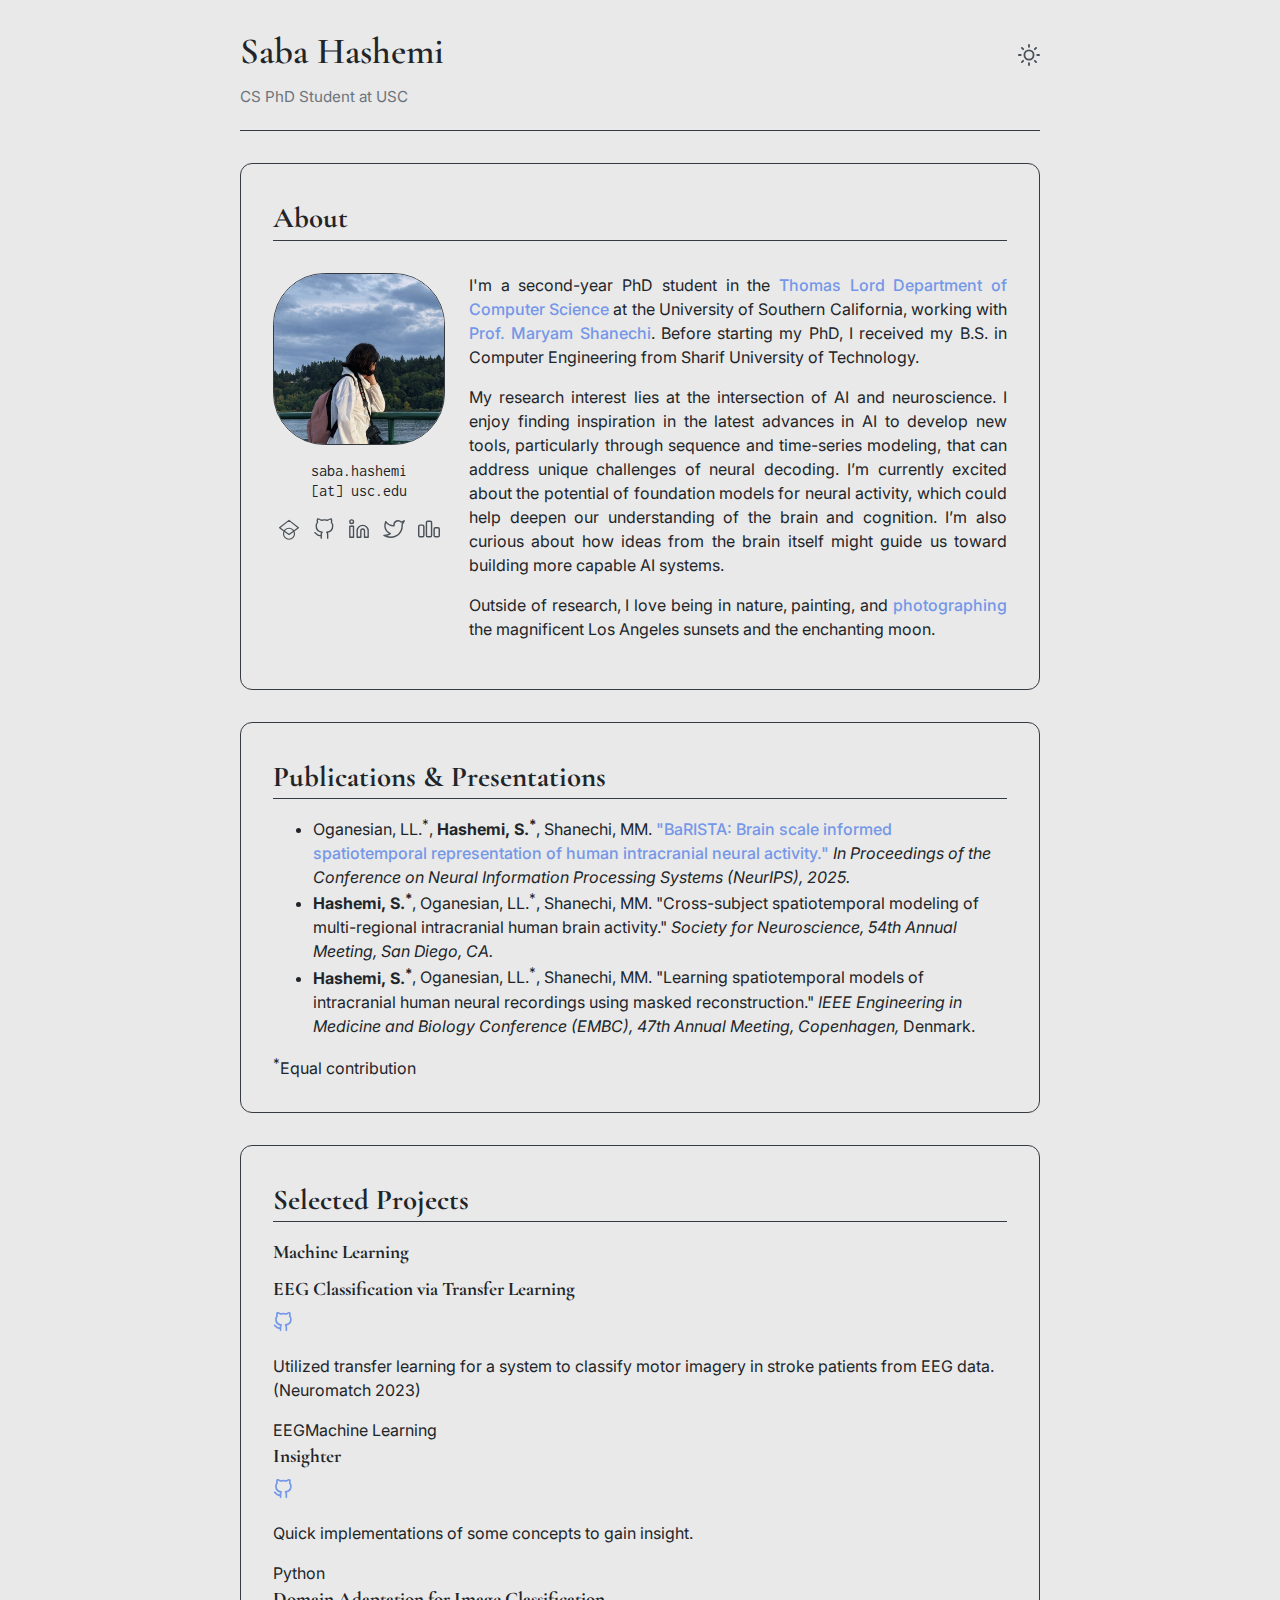
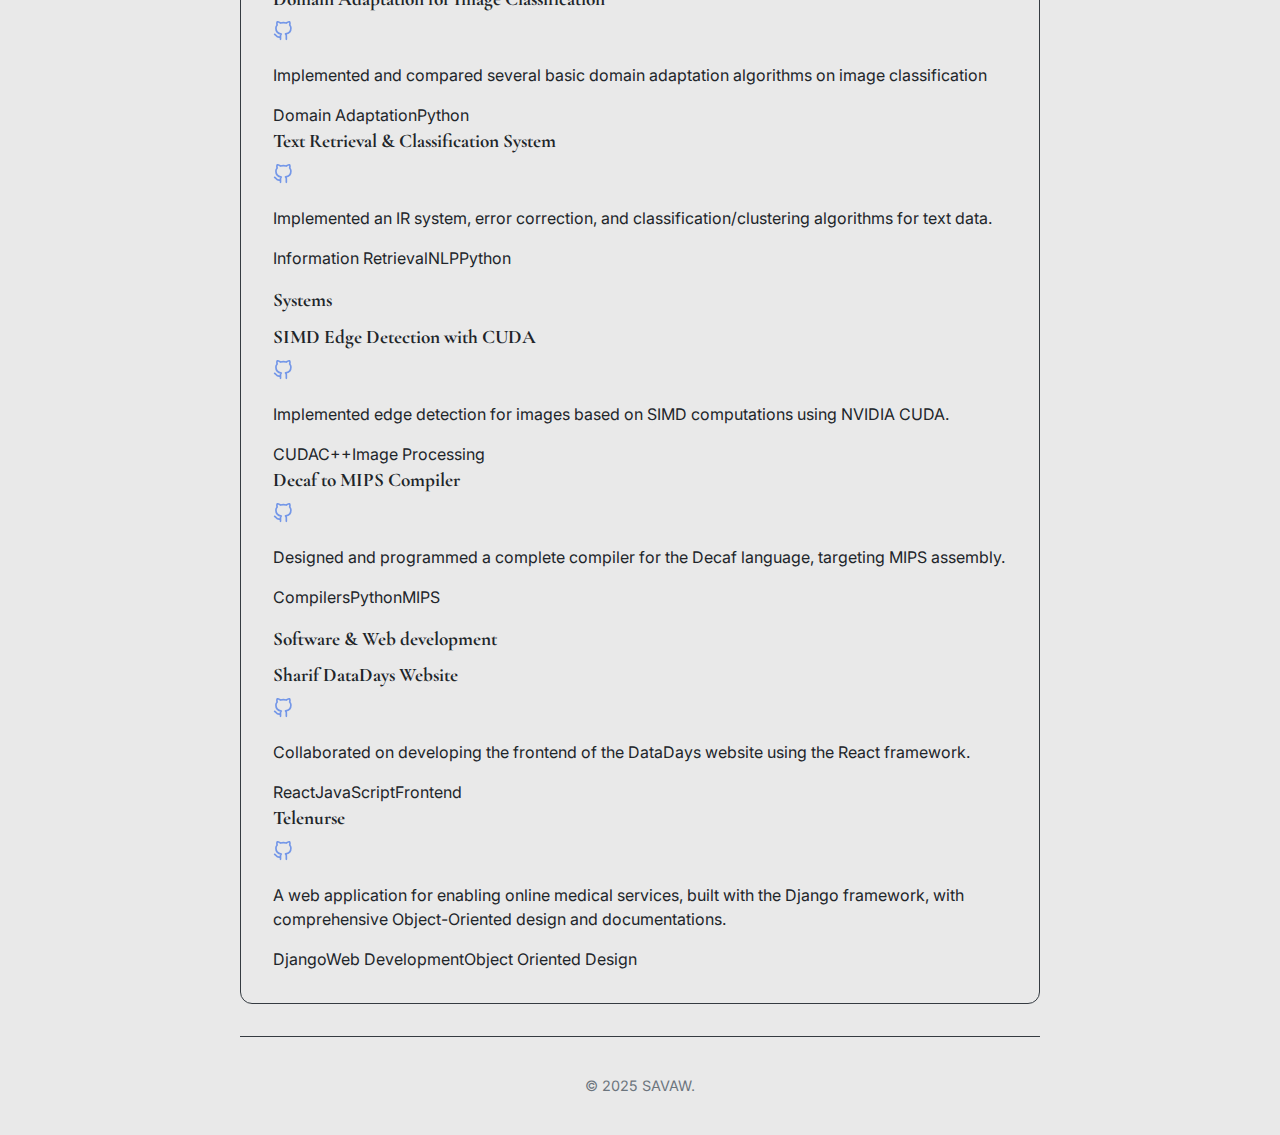
<file: index.html>
<!DOCTYPE html>
<html lang="en">

<head>
    <meta charset="UTF-8">
    <meta name="viewport" content="width=device-width, initial-scale=1.0">
    <title>Saba Hashemi</title>
    <link rel="stylesheet" href="style.css">
    <link rel="preconnect" href="https://fonts.googleapis.com">
    <link rel="preconnect" href="https://fonts.gstatic.com" crossorigin>
    <link
        href="https://fonts.googleapis.com/css2?family=Inter:wght@300;400;500&family=Playfair+Display:wght@500;600&display=swap"
        rel="stylesheet">
    <link
        href="https://fonts.googleapis.com/css2?family=Cormorant+Garamond:wght@600&family=Inconsolata&family=Inter:wght@300;400;500&display=swap"
        rel="stylesheet">
    <link rel="icon" type="image/png" href="figs/bird1.png">
</head>

<body>
    <div class="container">

        <header>
            <div class="header-content">
                <div class="identity">
                    <a href="index.html">
                        <h1>Saba Hashemi</h1>
                    </a>
                    <div class="affiliation">
                        <span>CS PhD Student at USC</span>
                    </div>
                </div>
                <div class="icon-group">
                    <!-- <a href="gallery.html" aria-label="Gallery">
                        <svg xmlns="http://www.w3.org/2000/svg" width="24" height="24" viewBox="0 0 24 24" fill="none"
                            stroke="currentColor" stroke-width="2" stroke-linecap="round" stroke-linejoin="round">
                            <rect x="3" y="3" width="18" height="18" rx="2" ry="2"></rect>
                            <circle cx="8.5" cy="8.5" r="1.5"></circle>
                            <polyline points="21 15 16 10 5 21"></polyline>
                        </svg>
                    </a> -->
                    <button id="theme-toggle" aria-label="Toggle theme">
                        <svg xmlns="http://www.w3.org/2000/svg" width="24" height="24" viewBox="0 0 24 24" fill="none"
                            stroke="currentColor" stroke-width="2" stroke-linecap="round" stroke-linejoin="round"
                            class="icon-sun">
                            <circle cx="12" cy="12" r="5"></circle>
                            <line x1="12" y1="1" x2="12" y2="3"></line>
                            <line x1="12" y1="21" x2="12" y2="23"></line>
                            <line x1="4.22" y1="4.22" x2="5.64" y2="5.64"></line>
                            <line x1="18.36" y1="18.36" x2="19.78" y2="19.78"></line>
                            <line x1="1" y1="12" x2="3" y2="12"></line>
                            <line x1="21" y1="12" x2="23" y2="12"></line>
                            <line x1="4.22" y1="19.78" x2="5.64" y2="18.36"></line>
                            <line x1="18.36" y1="5.64" x2="19.78" y2="4.22"></line>
                        </svg>
                        <svg xmlns="http://www.w3.org/2000/svg" width="24" height="24" viewBox="0 0 24 24" fill="none"
                            stroke="currentColor" stroke-width="2" stroke-linecap="round" stroke-linejoin="round"
                            class="icon-moon">
                            <path d="M21 12.79A9 9 0 1 1 11.21 3 7 7 0 0 0 21 12.79z"></path>
                        </svg>
                    </button>
                </div>
            </div>
        </header>

        <main>

            <section class="content-block" id="about">
                <h2>About</h2>
                <div class="about-flex-container">
                    <div class="profile-sidebar">
                        <img src="figs/sabahashemi.jpeg" alt="A photo of Saba" class="profile-photo">
                        <p class="email-address">saba.hashemi<wbr> [at]&nbsp;usc.edu</p>
                        <div class="social-links">
                            <a href="https://scholar.google.com/citations?user=0NH1L0oAAAAJ" target="_blank"
                                aria-label="Google Scholar"><svg xmlns="http://www.w3.org/2000/svg" width="30"
                                    height="30" viewBox="0 -3 24 28" fill="none" stroke="currentColor"
                                    stroke-width="1.5" stroke-linecap="round" stroke-linejoin="round">
                                    <path
                                        d="M12 24a7 7 0 1 1 0-14 7 7 0 0 1 0 14zm0-24L0 9.5l4.838 3.35L12 18l7.162-5.15L24 9.5z" />
                                </svg></a>

                            <a href="https://github.com/savaw" target="_blank" aria-label="GitHub"><svg
                                    xmlns="http://www.w3.org/2000/svg" width="24" height="24" viewBox="0 0 24 24"
                                    fill="none" stroke="currentColor" stroke-width="1.5" stroke-linecap="round"
                                    stroke-linejoin="round">
                                    <path
                                        d="M9 19c-5 1.5-5-2.5-7-3m14 6v-3.87a3.37 3.37 0 0 0-.94-2.61c3.14-.35 6.44-1.54 6.44-7A5.44 5.44 0 0 0 20 4.77 5.07 5.07 0 0 0 19.91 1S18.73.65 16 2.48a13.38 13.38 0 0 0-7 0C6.27.65 5.09 1 5.09 1A5.07 5.07 0 0 0 5 4.77a5.44 5.44 0 0 0-1.5 3.78c0 5.42 3.3 6.61 6.44 7A3.37 3.37 0 0 0 9 18.13V22">
                                    </path>
                                </svg></a>
                            <a href="https://www.linkedin.com/in/savaw" target="_blank" aria-label="LinkedIn"><svg
                                    xmlns="http://www.w3.org/2000/svg" width="24" height="24" viewBox="0 0 24 24"
                                    fill="none" stroke="currentColor" stroke-width="1.5" stroke-linecap="round"
                                    stroke-linejoin="round">
                                    <path
                                        d="M16 8a6 6 0 0 1 6 6v7h-4v-7a2 2 0 0 0-2-2 2 2 0 0 0-2 2v7h-4v-7a6 6 0 0 1 6-6z">
                                    </path>
                                    <rect x="2" y="9" width="4" height="12"></rect>
                                    <circle cx="4" cy="4" r="2"></circle>
                                </svg></a>
                            <a href="https://twitter.com/iiwavas" target="_blank" aria-label="Twitter"><svg
                                    xmlns="http://www.w3.org/2000/svg" width="24" height="24" viewBox="0 0 24 24"
                                    fill="none" stroke="currentColor" stroke-width="1.5" stroke-linecap="round"
                                    stroke-linejoin="round">
                                    <path
                                        d="M23 3a10.9 10.9 0 0 1-3.14 1.53 4.48 4.48 0 0 0-7.86 3v1A10.66 10.66 0 0 1 3 4s-4 9 5 13a11.64 11.64 0 0 1-7 2c9 5 20 0 20-11.5a4.5 4.5 0 0 0-.08-.83A7.72 7.72 0 0 0 23 3z">
                                    </path>
                                </svg></a>

                            <a href="https://codeforces.com/profile/savaw" target="_blank" aria-label="Codeforces">
                                <svg id="Layer_1" data-name="Layer 1" xmlns="http://www.w3.org/2000/svg"
                                    viewBox="0 0 15.29 11.71" width="24" height="24" viewBox="0 0 24 24" fill="none"
                                    stroke="currentColor" stroke-linejoin="round">

                                    <path
                                        d="M3.18,3.18c.49,0,.89.4.89.89v6.25c0,.49-.4.89-.89.89h-1.79c-.49,0-.89-.4-.89-.89v-6.25c0-.49.4-.89.89-.89h1.79ZM8.54.5c.49,0,.89.4.89.89v8.93c0,.49-.4.89-.89.89h-1.79c-.49,0-.89-.4-.89-.89V1.39c0-.49.4-.89.89-.89h1.79ZM13.89,4.96c.49,0,.89.4.89.89v4.46c0,.49-.4.89-.89.89h-1.79c-.49,0-.89-.4-.89-.89v-4.46c0-.49.4-.89.89-.89h1.79Z" />
                                </svg>
                            </a>

                        </div>
                    </div>
                    <div class="about-text">
                        <p>
                            I'm a second-year PhD student in the
                            <a href="https://www.cs.usc.edu/" target="_blank">Thomas Lord Department of Computer Science
                            </a>
                            at the University of Southern California, working with <a href="https://nseip.usc.edu/"
                                target="_blank">Prof. Maryam Shanechi</a>.
                            Before starting my PhD, I received my B.S. in Computer Engineering from Sharif University of
                            Technology.
                        </p>
                        <p>
                            My research interest lies at the intersection of AI and neuroscience.
                            I enjoy finding inspiration in the latest advances in AI to develop
                            new tools, particularly through sequence and time-series modeling,
                            that can address unique challenges of neural decoding.
                            I’m currently excited about the potential of foundation models for neural activity,
                            which could help deepen our understanding of the brain and cognition.
                            I’m also curious about how ideas from the brain itself might guide us toward building more
                            capable AI systems.
                        </p>
                        <p>

                            Outside of research, I love being in nature, painting, and <a
                                href="gallery.html">photographing</a> the magnificent Los Angeles sunsets and the
                            enchanting moon.
                        </p>
                    </div>
                </div>
            </section>


            <section class="content-block" id="publications">
                <h2>Publications & Presentations</h2>

                <ul>
                    <li>


                        Oganesian, LL.<sup>*</sup>, <strong>Hashemi, S.<sup>*</sup></strong>, Shanechi, MM.
                        <a href="https://openreview.net/pdf/551b269f13d60c1dc1d9a2f2f634eb7d007350d4.pdf"
                            target="_blank" aria-label="PDF link"> "BaRISTA:
                            Brain scale informed
                            spatiotemporal representation of human intracranial neural activity."
                        </a> <em>In Proceedings of
                            the Conference on Neural Information Processing Systems (NeurIPS), 2025.</em>

                    </li>

                    <li><strong>Hashemi, S.<sup>*</sup></strong>, Oganesian, LL.<sup>*</sup>, Shanechi, MM.
                        "Cross-subject spatiotemporal
                        modeling of multi-regional intracranial human brain activity." <em>Society for Neuroscience,
                            54th Annual
                            Meeting, San Diego, CA.</em>
                    </li>
                    <li><strong>Hashemi, S.<sup>*</sup></strong>, Oganesian, LL.<sup>*</sup>, Shanechi, MM. "Learning
                        spatiotemporal models of
                        intracranial human neural recordings using masked reconstruction." <em>IEEE Engineering
                            in Medicine and Biology Conference (EMBC), 47th Annual Meeting, Copenhagen,</em>
                        Denmark.
                    </li>


                </ul>
                <span class="contribution-note"><sup>*</sup>Equal contribution</span>
            </section>

            <section class="content-block" id="research">




                <section id="research">
                    <h2>Selected Projects</h2>

                    <h3>Machine Learning</h3>
                    <div class="project-grid">
                        <div class="project-card">
                            <div class="project-header">
                                <h3>EEG Classification via Transfer Learning</h3>
                                <a href="https://github.com/Kiarashmo/Stroke-Patient-Motor-Imagery-Classification-System-by-Utilizing-Transfer-Learning"
                                    target="_blank" aria-label="GitHub Repository"><svg
                                        xmlns="http://www.w3.org/2000/svg" width="20" height="20" viewBox="0 0 24 24"
                                        fill="none" stroke="currentColor" stroke-width="2" stroke-linecap="round"
                                        stroke-linejoin="round">
                                        <path
                                            d="M9 19c-5 1.5-5-2.5-7-3m14 6v-3.87a3.37 3.37 0 0 0-.94-2.61c3.14-.35 6.44-1.54 6.44-7A5.44 5.44 0 0 0 20 4.77 5.07 5.07 0 0 0 19.91 1S18.73.65 16 2.48a13.38 13.38 0 0 0-7 0C6.27.65 5.09 1 5.09 1A5.07 5.07 0 0 0 5 4.77a5.44 5.44 0 0 0-1.5 3.78c0 5.42 3.3 6.61 6.44 7A3.37 3.37 0 0 0 9 18.13V22">
                                        </path>
                                    </svg></a>
                            </div>
                            <p>Utilized transfer learning for a system to classify motor imagery in stroke patients from
                                EEG data. (Neuromatch 2023)</p>
                            <div class="project-tags"><span class="tag">EEG</span><span class="tag">Machine
                                    Learning</span></div>
                        </div>
                        <div class="project-card">
                            <div class="project-header">
                                <h3>Insighter</h3>
                                <a href="https://github.com/Savaw/Insighter" target="_blank"
                                    aria-label="GitHub Repository"><svg xmlns="http://www.w3.org/2000/svg" width="20"
                                        height="20" viewBox="0 0 24 24" fill="none" stroke="currentColor"
                                        stroke-width="2" stroke-linecap="round" stroke-linejoin="round">
                                        <path
                                            d="M9 19c-5 1.5-5-2.5-7-3m14 6v-3.87a3.37 3.37 0 0 0-.94-2.61c3.14-.35 6.44-1.54 6.44-7A5.44 5.44 0 0 0 20 4.77 5.07 5.07 0 0 0 19.91 1S18.73.65 16 2.48a13.38 13.38 0 0 0-7 0C6.27.65 5.09 1 5.09 1A5.07 5.07 0 0 0 5 4.77a5.44 5.44 0 0 0-1.5 3.78c0 5.42 3.3 6.61 6.44 7A3.37 3.37 0 0 0 9 18.13V22">
                                        </path>
                                    </svg></a>
                            </div>
                            <p>Quick implementations of some concepts to gain insight.</p>
                            <div class="project-tags"><span class="tag">Python</span></div>
                        </div>

                        <div class="project-card">
                            <div class="project-header">
                                <h3>Domain Adaptation for Image Classification</h3>
                                <a href="https://github.com/Savaw/Domain-Adaptation" target="_blank"
                                    aria-label="GitHub Repository"><svg xmlns="http://www.w3.org/2000/svg" width="20"
                                        height="20" viewBox="0 0 24 24" fill="none" stroke="currentColor"
                                        stroke-width="2" stroke-linecap="round" stroke-linejoin="round">
                                        <path
                                            d="M9 19c-5 1.5-5-2.5-7-3m14 6v-3.87a3.37 3.37 0 0 0-.94-2.61c3.14-.35 6.44-1.54 6.44-7A5.44 5.44 0 0 0 20 4.77 5.07 5.07 0 0 0 19.91 1S18.73.65 16 2.48a13.38 13.38 0 0 0-7 0C6.27.65 5.09 1 5.09 1A5.07 5.07 0 0 0 5 4.77a5.44 5.44 0 0 0-1.5 3.78c0 5.42 3.3 6.61 6.44 7A3.37 3.37 0 0 0 9 18.13V22">
                                        </path>
                                    </svg></a>
                            </div>
                            <p>Implemented and compared several basic domain adaptation algorithms on image
                                classification</p>
                            <div class="project-tags"><span class="tag">Domain Adaptation</span><span
                                    class="tag">Python</span></div>
                        </div>

                        <!-- <div class="project-card">
                            <div class="project-header">
                                <h3>Watermark Detection</h3>
                                <a href="https://github.com/Savaw/dk-watermark" target="_blank"
                                    aria-label="GitHub Repository"><svg xmlns="http://www.w3.org/2000/svg" width="20"
                                        height="20" viewBox="0 0 24 24" fill="none" stroke="currentColor"
                                        stroke-width="2" stroke-linecap="round" stroke-linejoin="round">
                                        <path
                                            d="M9 19c-5 1.5-5-2.5-7-3m14 6v-3.87a3.37 3.37 0 0 0-.94-2.61c3.14-.35 6.44-1.54 6.44-7A5.44 5.44 0 0 0 20 4.77 5.07 5.07 0 0 0 19.91 1S18.73.65 16 2.48a13.38 13.38 0 0 0-7 0C6.27.65 5.09 1 5.09 1A5.07 5.07 0 0 0 5 4.77a5.44 5.44 0 0 0-1.5 3.78c0 5.42 3.3 6.61 6.44 7A3.37 3.37 0 0 0 9 18.13V22">
                                        </path>
                                    </svg></a>
                            </div>
                            <p>Implemented a model for watermark detection in images using the Tensorflow framework.</p>
                            <div class="project-tags"><span class="tag">Tensorflow</span><span
                                    class="tag">Python</span><span class="tag">Computer Vision</span></div>
                        </div> -->
                        <!-- <div class="project-card">
                            <div class="project-header">
                                <h3>ML Fundamentals: LTR & Perceptrons</h3>
                                <a href="https://github.com/Savaw/ML-40717" target="_blank"
                                    aria-label="GitHub Repository"><svg xmlns="http://www.w3.org/2000/svg" width="20"
                                        height="20" viewBox="0 0 24 24" fill="none" stroke="currentColor"
                                        stroke-width="2" stroke-linecap="round" stroke-linejoin="round">
                                        <path
                                            d="M9 19c-5 1.5-5-2.5-7-3m14 6v-3.87a3.37 3.37 0 0 0-.94-2.61c3.14-.35 6.44-1.54 6.44-7A5.44 5.44 0 0 0 20 4.77 5.07 5.07 0 0 0 19.91 1S18.73.65 16 2.48a13.38 13.38 0 0 0-7 0C6.27.65 5.09 1 5.09 1A5.07 5.07 0 0 0 5 4.77a5.44 5.44 0 0 0-1.5 3.78c0 5.42 3.3 6.61 6.44 7A3.37 3.37 0 0 0 9 18.13V22">
                                        </path>
                                    </svg></a>
                            </div>
                            <p>Implemented a Multi-Layer Perceptron with PyTorch and a pair-wise learning-to-rank model
                                from scratch.</p>
                            <div class="project-tags"><span class="tag">PyTorch</span><span class="tag">Machine
                                    Learning</span><span class="tag">Python</span></div>
                        </div> -->
                        <div class="project-card">
                            <div class="project-header">
                                <h3>Text Retrieval & Classification System</h3>
                                <a href="https://github.com/Savaw/MIR-project" target="_blank"
                                    aria-label="GitHub Repository"><svg xmlns="http://www.w3.org/2000/svg" width="20"
                                        height="20" viewBox="0 0 24 24" fill="none" stroke="currentColor"
                                        stroke-width="2" stroke-linecap="round" stroke-linejoin="round">
                                        <path
                                            d="M9 19c-5 1.5-5-2.5-7-3m14 6v-3.87a3.37 3.37 0 0 0-.94-2.61c3.14-.35 6.44-1.54 6.44-7A5.44 5.44 0 0 0 20 4.77 5.07 5.07 0 0 0 19.91 1S18.73.65 16 2.48a13.38 13.38 0 0 0-7 0C6.27.65 5.09 1 5.09 1A5.07 5.07 0 0 0 5 4.77a5.44 5.44 0 0 0-1.5 3.78c0 5.42 3.3 6.61 6.44 7A3.37 3.37 0 0 0 9 18.13V22">
                                        </path>
                                    </svg></a>
                            </div>
                            <p>Implemented an IR system, error correction, and classification/clustering algorithms for
                                text data.</p>
                            <div class="project-tags"><span class="tag">Information Retrieval</span><span
                                    class="tag">NLP</span><span class="tag">Python</span></div>
                        </div>
                    </div>

                    <h3 style="margin-top: 1rem;">Systems</h3>
                    <div class="project-grid">
                        <div class="project-card">
                            <div class="project-header">
                                <h3>SIMD Edge Detection with CUDA</h3>
                                <a href="https://github.com/Savaw/Multicore/tree/main/Project" target="_blank"
                                    aria-label="GitHub Repository"><svg xmlns="http://www.w3.org/2000/svg" width="20"
                                        height="20" viewBox="0 0 24 24" fill="none" stroke="currentColor"
                                        stroke-width="2" stroke-linecap="round" stroke-linejoin="round">
                                        <path
                                            d="M9 19c-5 1.5-5-2.5-7-3m14 6v-3.87a3.37 3.37 0 0 0-.94-2.61c3.14-.35 6.44-1.54 6.44-7A5.44 5.44 0 0 0 20 4.77 5.07 5.07 0 0 0 19.91 1S18.73.65 16 2.48a13.38 13.38 0 0 0-7 0C6.27.65 5.09 1 5.09 1A5.07 5.07 0 0 0 5 4.77a5.44 5.44 0 0 0-1.5 3.78c0 5.42 3.3 6.61 6.44 7A3.37 3.37 0 0 0 9 18.13V22">
                                        </path>
                                    </svg></a>
                            </div>
                            <p>Implemented edge detection for images based on SIMD computations using NVIDIA CUDA.</p>
                            <div class="project-tags"><span class="tag">CUDA</span><span class="tag">C++</span><span
                                    class="tag">Image Processing</span></div>
                        </div>
                        <div class="project-card">
                            <div class="project-header">
                                <h3>Decaf to MIPS Compiler</h3>
                                <a href="https://github.com/pumpkini/compiler" target="_blank"
                                    aria-label="GitHub Repository"><svg xmlns="http://www.w3.org/2000/svg" width="20"
                                        height="20" viewBox="0 0 24 24" fill="none" stroke="currentColor"
                                        stroke-width="2" stroke-linecap="round" stroke-linejoin="round">
                                        <path
                                            d="M9 19c-5 1.5-5-2.5-7-3m14 6v-3.87a3.37 3.37 0 0 0-.94-2.61c3.14-.35 6.44-1.54 6.44-7A5.44 5.44 0 0 0 20 4.77 5.07 5.07 0 0 0 19.91 1S18.73.65 16 2.48a13.38 13.38 0 0 0-7 0C6.27.65 5.09 1 5.09 1A5.07 5.07 0 0 0 5 4.77a5.44 5.44 0 0 0-1.5 3.78c0 5.42 3.3 6.61 6.44 7A3.37 3.37 0 0 0 9 18.13V22">
                                        </path>
                                    </svg></a>
                            </div>
                            <p>Designed and programmed a complete compiler for the Decaf language, targeting MIPS
                                assembly.</p>
                            <div class="project-tags"><span class="tag">Compilers</span><span
                                    class="tag">Python</span><span class="tag">MIPS</span></div>
                        </div>
                        <!-- <div class="project-card">
                            <div class="project-header">
                                <h3>Socket-Based Network Protocols</h3>
                                <a href="https://github.com/Savaw/Computer-Network-ce443" target="_blank"
                                    aria-label="GitHub Repository"><svg xmlns="http://www.w3.org/2000/svg" width="20"
                                        height="20" viewBox="0 0 24 24" fill="none" stroke="currentColor"
                                        stroke-width="2" stroke-linecap="round" stroke-linejoin="round">
                                        <path
                                            d="M9 19c-5 1.5-5-2.5-7-3m14 6v-3.87a3.37 3.37 0 0 0-.94-2.61c3.14-.35 6.44-1.54 6.44-7A5.44 5.44 0 0 0 20 4.77 5.07 5.07 0 0 0 19.91 1S18.73.65 16 2.48a13.38 13.38 0 0 0-7 0C6.27.65 5.09 1 5.09 1A5.07 5.07 0 0 0 5 4.77a5.44 5.44 0 0 0-1.5 3.78c0 5.42 3.3 6.61 6.44 7A3.37 3.37 0 0 0 9 18.13V22">
                                        </path>
                                    </svg></a>
                            </div>
                            <p>A collection of socket programming projects developed for a computer networks course.</p>
                            <div class="project-tags"><span class="tag">Socket Programming</span><span
                                    class="tag">C++</span><span class="tag">Computer Networks</span></div>
                        </div>
                        <div class="project-card">
                            <div class="project-header">
                                <h3>Smart Traffic Light with UPPAAL</h3>
                                <a href="https://github.com/titansarus/Realtime-Project" target="_blank"
                                    aria-label="GitHub Repository"><svg xmlns="http://www.w3.org/2000/svg" width="20"
                                        height="20" viewBox="0 0 24 24" fill="none" stroke="currentColor"
                                        stroke-width="2" stroke-linecap="round" stroke-linejoin="round">
                                        <path
                                            d="M9 19c-5 1.5-5-2.5-7-3m14 6v-3.87a3.37 3.37 0 0 0-.94-2.61c3.14-.35 6.44-1.54 6.44-7A5.44 5.44 0 0 0 20 4.77 5.07 5.07 0 0 0 19.91 1S18.73.65 16 2.48a13.38 13.38 0 0 0-7 0C6.27.65 5.09 1 5.09 1A5.07 5.07 0 0 0 5 4.77a5.44 5.44 0 0 0-1.5 3.78c0 5.42 3.3 6.61 6.44 7A3.37 3.37 0 0 0 9 18.13V22">
                                        </path>
                                    </svg></a>
                            </div>
                            <p>A smart traffic light system designed and verified for real-time constraints using the
                                UPPAAL model checker.</p>
                            <div class="project-tags"><span class="tag">Real-time Systems</span><span
                                    class="tag">UPPAAL</span><span class="tag">Model Checking</span></div>
                        </div>
                        <div class="project-card">
                            <div class="project-header">
                                <h3>Joystick-Controlled Servo with ATmega32</h3>
                                <a href="https://github.com/parhamsaremi/embedded-project" target="_blank"
                                    aria-label="GitHub Repository"><svg xmlns="http://www.w3.org/2000/svg" width="20"
                                        height="20" viewBox="0 0 24 24" fill="none" stroke="currentColor"
                                        stroke-width="2" stroke-linecap="round" stroke-linejoin="round">
                                        <path
                                            d="M9 19c-5 1.5-5-2.5-7-3m14 6v-3.87a3.37 3.37 0 0 0-.94-2.61c3.14-.35 6.44-1.54 6.44-7A5.44 5.44 0 0 0 20 4.77 5.07 5.07 0 0 0 19.91 1S18.73.65 16 2.48a13.38 13.38 0 0 0-7 0C6.27.65 5.09 1 5.09 1A5.07 5.07 0 0 0 5 4.77a5.44 5.44 0 0 0-1.5 3.78c0 5.42 3.3 6.61 6.44 7A3.37 3.37 0 0 0 9 18.13V22">
                                        </path>
                                    </svg></a>
                            </div>
                            <p>Controlling a servo motor with a joystick using an ATmega32 microcontroller.</p>
                            <div class="project-tags"><span class="tag">Embedded Systems</span><span
                                    class="tag">C</span><span class="tag">ATmega32</span></div>
                        </div> -->
                    </div>

                    <h3 style="margin-top: 1rem;">Software & Web development</h3>
                    <div class="project-grid">
                        <div class="project-card">
                            <div class="project-header">
                                <h3>Sharif DataDays Website</h3>
                                <a href="https://github.com/SharifDataDays/TheFrontEnd" target="_blank"
                                    aria-label="GitHub Repository"><svg xmlns="http://www.w3.org/2000/svg" width="20"
                                        height="20" viewBox="0 0 24 24" fill="none" stroke="currentColor"
                                        stroke-width="2" stroke-linecap="round" stroke-linejoin="round">
                                        <path
                                            d="M9 19c-5 1.5-5-2.5-7-3m14 6v-3.87a3.37 3.37 0 0 0-.94-2.61c3.14-.35 6.44-1.54 6.44-7A5.44 5.44 0 0 0 20 4.77 5.07 5.07 0 0 0 19.91 1S18.73.65 16 2.48a13.38 13.38 0 0 0-7 0C6.27.65 5.09 1 5.09 1A5.07 5.07 0 0 0 5 4.77a5.44 5.44 0 0 0-1.5 3.78c0 5.42 3.3 6.61 6.44 7A3.37 3.37 0 0 0 9 18.13V22">
                                        </path>
                                    </svg></a>
                            </div>
                            <p>Collaborated on developing the frontend of the DataDays website using the React
                                framework.</p>
                            <div class="project-tags"><span class="tag">React</span><span
                                    class="tag">JavaScript</span><span class="tag">Frontend</span></div>
                        </div>
                        <div class="project-card">
                            <div class="project-header">
                                <h3>Telenurse</h3>
                                <a href="https://github.com/titansarus/Telenurse" target="_blank"
                                    aria-label="GitHub Repository"><svg xmlns="http://www.w3.org/2000/svg" width="20"
                                        height="20" viewBox="0 0 24 24" fill="none" stroke="currentColor"
                                        stroke-width="2" stroke-linecap="round" stroke-linejoin="round">
                                        <path
                                            d="M9 19c-5 1.5-5-2.5-7-3m14 6v-3.87a3.37 3.37 0 0 0-.94-2.61c3.14-.35 6.44-1.54 6.44-7A5.44 5.44 0 0 0 20 4.77 5.07 5.07 0 0 0 19.91 1S18.73.65 16 2.48a13.38 13.38 0 0 0-7 0C6.27.65 5.09 1 5.09 1A5.07 5.07 0 0 0 5 4.77a5.44 5.44 0 0 0-1.5 3.78c0 5.42 3.3 6.61 6.44 7A3.37 3.37 0 0 0 9 18.13V22">
                                        </path>
                                    </svg></a>
                            </div>
                            <p>A web application for enabling online medical services, built with the Django
                                framework, with comprehensive Object-Oriented design and documentations.</p>
                            <div class="project-tags"><span class="tag">Django</span><span class="tag">Web
                                    Development</span><span class="tag">Object Oriented Design</span></div>
                        </div>
                    </div>
                </section>


            </section>
        </main>

        <footer>
            <p>&copy; 2025 SAVAW.</p>
        </footer>
    </div>
    <script src="script.js"></script>
</body>

</html>
</file>
<file: style.css>
/* --- CSS Variables for Theming --- */
:root {
    --bg-color: rgb(233, 233, 233);
    --text-color: #212529;
    /* --header-font: 'Playfair Display', serif; */
    --header-font: 'Cormorant Garamond', serif; 
    --body-font: 'Inter', sans-serif;
    --border-color: #353b41;
    /* High-contrast border */
    --link-hover: #7497e8;
    --icon-color: #495057;
    --icon-accent-color: var(--icon-color);
    /* New pastel purple for icons */
}


[data-theme="dark"] {
    --bg-color: #121212;
    --text-color: #e0e0e0;
    --border-color: #a7b2bc;
    /* --link-hover: #a9b8ff; */
    --link-hover: #ccaccf;
    --icon-color: #adb5bd;
    --icon-accent-color: var(--icon-color);
    /* Dark mode uses standard icon color */
}

/* --- General Styles & Typography --- */
body {
    background-color: var(--bg-color);
    color: var(--text-color);
    font-family: var(--body-font);
    line-height: 1.5;
    margin: 0;
    transition: background-color 0.3s, color 0.3s;
}

.container {
    max-width: 800px;
    margin: 0 auto;
    padding: 1.5rem;
}

h1,
h2,
h3 {
    font-family: var(--header-font);
    color: var(--text-color);
    margin: 0;
}

h1 {
    font-size: 2.5rem;
    font-weight: 500;
}

h2 {
    font-size: 1.8rem;
    margin-bottom: 1rem;
    padding-bottom: 0rem;
    border-bottom: 1px solid var(--border-color);
    transition: color 0.2s ease-in-out;
}

h1:hover {
    color: var(--link-hover);
}

h2:hover {
    color: var(--link-hover);
}

h3 {
    font-size: 1.2rem;
    margin-bottom: 0.5rem;
}

a {
    /* color: var(--text-color); */
    color: var(--link-hover);
    text-decoration: none;
    font-weight: 500;
    transition: color 0.2s ease-in-out;
}

a:hover {
    color: var(--link-hover);
}

/* --- Header & Navigation --- */
header {
    padding-bottom: 2rem;
    margin-bottom: 2rem;
    border-bottom: 1px solid var(--border-color);
}

.header-content {
    display: flex;
    justify-content: space-between;
    align-items: flex-start;
    gap: 1rem;
}

.identity h1 {
    font-size: 2.3rem;
    font-weight: 600;
    margin: 0;
}

.identity a {
    text-decoration: none;
    /* Removes underline from linked h1 */
}

.affiliation {
    color: #6c757d;
    margin-top: 0.5rem;
    margin-bottom: -0.5rem;
    padding-bottom: -0.5rem;
    font-size: 0.95rem;
    line-height: 1.2rem;
}

.affiliation span {
    display: block;
}

[data-theme="dark"] .affiliation {
    color: #adb5bd;
}

/* --- Icon Group (Gallery & Theme Toggle) --- */
.icon-group {
    display: flex;
    align-items: center;
    gap: 1rem;
    /* Increased gap for better spacing */
    margin-top: 20px;
    /* Aligns icons nicely with the title */
}

.icon-group button,
.icon-group a {
    background: none;
    border: none;
    cursor: pointer;
    padding: 0;
    display: flex;
}

.icon-group svg {
    width: 22px;
    height: 22px;
    stroke: var(--icon-accent-color);
    transition: all 0.2s ease-in-out;
}

.icon-group button:hover svg,
.icon-group a:hover svg {
    transform: scale(1.15) rotate(5deg);
    stroke: var(--link-hover);
}

.icon-moon {
    display: none;
}

[data-theme="dark"] .icon-sun {
    display: none;
}

[data-theme="dark"] .icon-moon {
    display: block;
}


/* --- Hero Section --- */
#hero {
    text-align: center;
    margin-bottom: 3rem;
}

.affiliation {
    color: #6c757d;
    margin-top: 0.5rem;
    font-size: 0.95rem;
}

.affiliation span {
    display: block;
}

[data-theme="dark"] .affiliation {
    color: #adb5bd;
}

/* --- Content Block Layout --- */
.content-block {
    background-color: transparent;
    /* No separate inner color */
    border: 1px solid var(--border-color);
    border-radius: 12px;
    padding: 2rem;
    margin-bottom: 2rem;
}

/* --- About, Research & Contact --- */
.about-flex-container {
    display: flex;
    align-items: flex-start;
    gap: 1.5rem;
    text-align: justify;
}

.profile-sidebar {
    flex: 0 0 120px; /* Give sidebar a fixed width */
    display: flex;
    flex-direction: column;
    align-items: center;
    text-align: center;
}

.profile-photo {
    width: 170px;
    height: 170px;
    object-fit: cover;
    border-radius: 30%;
    border: 1px solid var(--border-color);
    /* flex-shrink: 0; */
    /* Prevents image from shrinking */
    margin-top: 1rem;
    /* margin: auto; */
    /* filter: grayscale(20%) opacity(80%); */
    /* filter: opacity(90%); */
    /* transition: filter 0.2s ease; */ 
}

/* .profile-sidebar:hover .profile-photo {
    filter: grayscale(0%) opacity(100%);
} */

.email-address {
    font-family: 'Inconsolata', monospace;
    /* background-color: var(--bg-color); */
    /* border: 1px solid var(--border-color); */
    padding: 0.5rem 0.5rem;
    border-radius: 6px;
    margin-top: 0.5rem;
    display: inline-block;
    line-height: 1.3; /* Add this line */

    /* Fits content width */
}

.social-links {
    display: flex;
    flex-wrap: wrap;
    gap: 0.8rem;
    justify-content: center;
    margin-top: -0.5rem;

}

.social-links svg {
    width: 22px;
    height: 22px;
    stroke: var(--icon-color);
    transition: all 0.15s ease-in-out;
}

.social-links a:hover svg {
    /* transform: scale(1) rotate(5deg); */
    stroke: var(--link-hover);
}

#research .project:not(:last-child) {
    margin-bottom: 1.5rem;
    padding-bottom: 1.5rem;
    border-bottom: 1px dashed var(--border-color);
}

/* --- Gallery Page --- */
#gallery .subtitle {
    text-align: center;
    font-size: 1.1rem;
    margin: -1rem 0 2rem 0;
    color: #6c757d;
}

#gallery h2 {
    border-bottom: None;
}

.photo-grid {
    display: grid;
    grid-template-columns: repeat(auto-fill, minmax(200px, 1fr));
    gap: 20px;
    margin-top: 20px;
    padding: 10px;
}

.photo-grid img {
    width: 100%;
    aspect-ratio: 4 / 5;
    object-fit: cover;
    display: block;
    transition: opacity 0.2s ease-in-out;
    border-radius: 20px; /* Note: 10% might look oval; 10px is often better */
    border: 1px solid var(--border-color);
}
/* .photo-grid img {
    width: 100%;
    height: 300px;
    object-fit: cover;
    display: block;
    transition: opacity 0.2s ease-in-out;
    border-radius: 10%;
    border: 1px solid var(--border-color);
    object-fit: cover;
} */

.photo-grid a:hover img {
    opacity: 0.8;
}

/* --- JS-Powered Lightbox --- */
.lightbox {
    display: none;
    /* Hidden by default */
    position: fixed;
    z-index: 1000;
    top: 0;
    left: 0;
    width: 100%;
    height: 100%;
    background-color: rgba(0, 0, 0, 0.7);
    justify-content: center;
    align-items: center;
}

.lightbox.show {
    display: flex;
}

/* Shown with JS */
.lightbox-content {
    max-width: 90%;
    max-height: 85%;
    object-fit: contain;

        /* width: 100%; */
    /* height: 300px; */
    /* object-fit: cover; */
    /* display: block; */
    /* transition: opacity 0.2s ease-in-out; */
    border-radius: 10px;
    border: 1px solid var(--border-color);
    /* object-fit: cover; */
}

.lightbox-close {
    position: absolute;
    top: 20px;
    right: 35px;
    font-size: 2rem;
    color: #fff;
    cursor: pointer;
    font-weight: bold;
    transition: transform 0.2s;
}

.lightbox-close:hover {
    transform: scale(1.1);
}

/* --- Footer --- */
footer {
    border-top: 1px solid var(--border-color);
    padding-top: 1.5rem;
    margin-top: 2rem;
    text-align: center;
    font-size: 0.9rem;
    color: #6c757d;
}

/* --- Responsive Design --- */
@media (max-width: 600px) {
    .container {
        padding: 1rem;
    }

    h1 {
        font-size: 1.8rem;
    }

    .content-block {
        padding: 1.5rem;
    }

    /* Replace the .profile-photo rule with this */
    .about-flex-container {
        flex-direction: column;
        /* Stack image on top of text */
        align-items: center;
        /* Center the image */
    }

    .profile-photo {
        margin-bottom: 0rem;
        /* Add space below image */
    }
}
</file>
